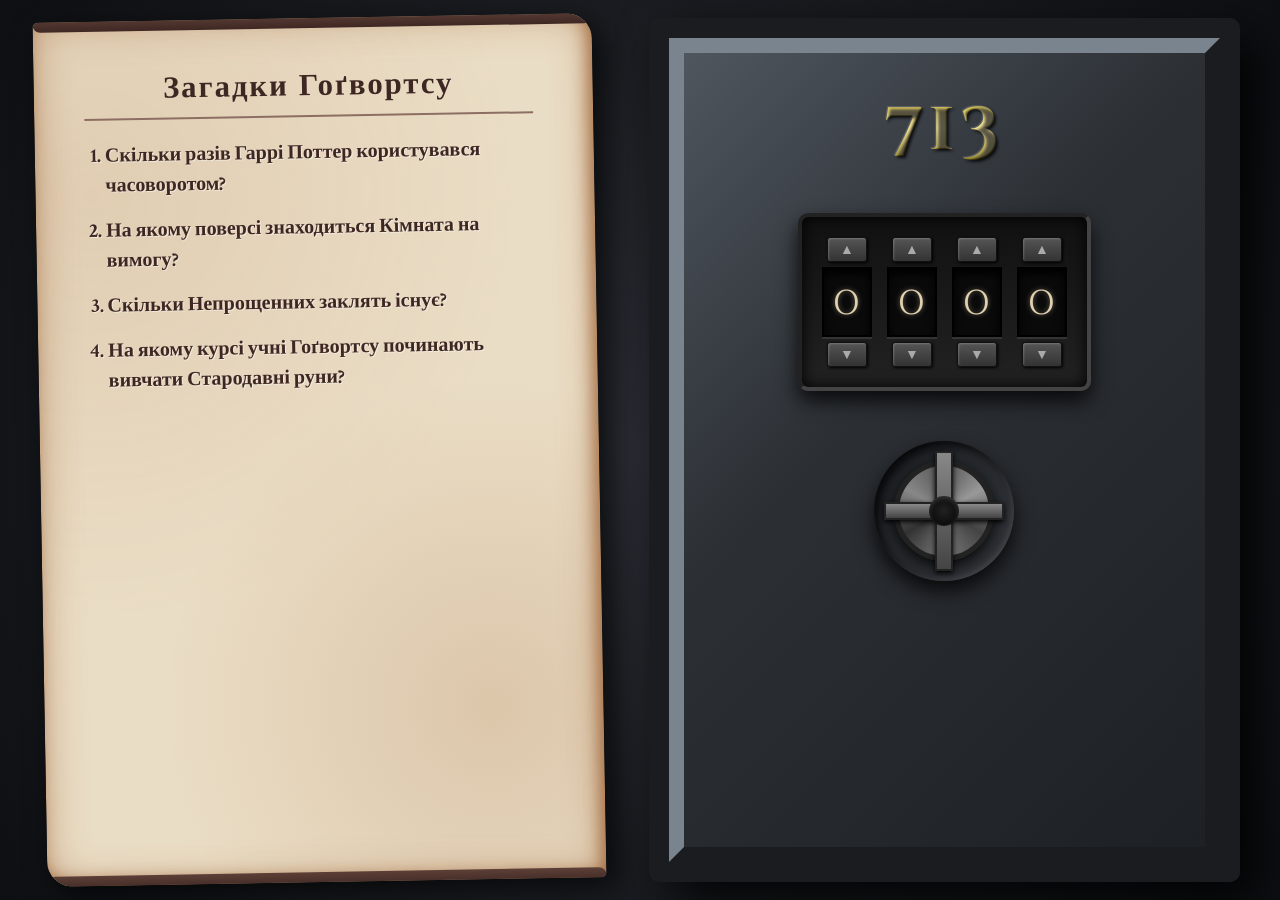
<file: index.html>
<!DOCTYPE html>
<html lang="uk">

<head>
    <meta charset="UTF-8">
    <meta name="viewport" content="width=device-width, initial-scale=1.0, viewport-fit=cover">
    <title>Сейф 713 — Магічні загадки Гоґвортсу</title>
    <meta name="description"
        content="Розв'яжіть магічні загадки про світ Гаррі Поттера, щоб відкрити таємничий Сейф 713. Інтерактивна гра для справжніх фанатів магії та пригод.">
    <meta name="keywords" content="Гаррі Поттер, Гоґвортс, Сейф 713, магія, загадки, квест, інтерактивна гра, квідич">
    <meta name="author" content="Пан Артем">

    <meta property="og:type" content="website">
    <meta property="og:url" content="https://milamiplay.github.io/">
    <meta property="og:title" content="Сейф 713 — Магічні загадки Гоґвортсу">
    <meta property="og:description"
        content="Відгадай загадки та відчини магічний сейф! Пригода у світі Гаррі Поттера чекає на тебе.">
    <meta property="og:image" content="https://milamiplay.github.io/og-preview.png">

    <meta property="twitter:card" content="summary_large_image">
    <meta property="twitter:url" content="https://milamiplay.github.io/">
    <meta property="twitter:title" content="Сейф 713 — Магічні загадки Гоґвортсу">
    <meta property="twitter:description"
        content="Відгадай загадки та відчини магічний сейф! Пригода у світі Гаррі Поттера чекає на тебе.">
    <meta property="twitter:image" content="https://milamiplay.github.io/og-preview.png">

    <link rel="icon" type="image/png" href="https://milamiplay.github.io/og-preview.png">
    <link rel="apple-touch-icon" href="https://milamiplay.github.io/og-preview.png">

    <script type="application/ld+json">
    {
      "@context": "https://schema.org",
      "@type": "VideoGame",
      "name": "Сейф 713",
      "genre": ["Puzzle", "Quest"],
      "description": "Інтерактивний магічний квест за мотивами світу Гаррі Поттера.",
      "author": {
        "@type": "Person",
        "name": "Пан Артем"
      },
      "url": "https://milamiplay.github.io/"
    }
    </script>

    <style>
        @import url('https://fonts.googleapis.com/css2?family=Cinzel+Decorative:wght@700&family=Crimson+Text:ital,wght@0,400;0,700;1,400&display=swap');

        :root {
            --safe-border: clamp(12px, 2vw, 20px);
            --scroll-pad: clamp(20px, 4vw, 50px);
            --gap: clamp(18px, 4vw, 50px);
        }

        * {
            box-sizing: border-box;
            margin: 0;
            padding: 0;
        }

        html {
            -webkit-text-size-adjust: 100%;
            scroll-behavior: smooth;
        }

        body {
            background: radial-gradient(circle at center, #2a2d34 0%, #0d0f12 100%);
            min-height: 100svh;
            display: flex;
            justify-content: center;
            align-items: center;
            font-family: 'Crimson Text', serif;
            color: #fff;
            overflow-x: hidden;
            overflow-y: auto;
            touch-action: pan-x pan-y;
            padding: 18px;
        }

        button {
            font: inherit;
        }

        button:focus-visible {
            outline: 3px solid rgba(255, 215, 0, 0.8);
            outline-offset: 2px;
        }

        #container {
            display: flex;
            width: min(1200px, 100%);
            min-height: min(880px, calc(100svh - 36px));
            gap: var(--gap);
            align-items: stretch;
            justify-content: space-between;
        }

        /* --- Сувій з питаннями --- */
        #scroll {
            flex: 1;
            background-color: #eaddc5;
            background-image:
                linear-gradient(rgba(139, 69, 19, 0.05) 2px, transparent 2px),
                radial-gradient(circle at 10% 20%, rgba(139, 69, 19, 0.1) 0%, transparent 50%),
                radial-gradient(circle at 80% 80%, rgba(139, 69, 19, 0.15) 0%, transparent 40%);
            color: #3e2723;
            padding: var(--scroll-pad);
            min-height: 100%;
            border-radius: 5px 25px 5px 25px;
            box-shadow:
                10px 10px 30px rgba(0, 0, 0, 0.7),
                inset 0 0 40px rgba(139, 69, 19, 0.4),
                inset -5px -5px 15px rgba(139, 69, 19, 0.6);
            position: relative;
            transform: rotate(-1deg);
            overflow: hidden;
        }

        #questions-container {
            height: 100%;
            overflow-y: auto;
            padding-right: 10px;
            transform-origin: top left;
        }

        #questions-container::-webkit-scrollbar {
            width: 8px;
        }

        #questions-container::-webkit-scrollbar-track {
            background: rgba(139, 69, 19, 0.1);
            border-radius: 4px;
        }

        #questions-container::-webkit-scrollbar-thumb {
            background: #8b4513;
            border-radius: 4px;
        }

        @keyframes tearOff {
            0% {
                transform: translateY(0) rotate(0);
                opacity: 1;
            }

            100% {
                transform: translateY(150px) rotate(-10deg);
                opacity: 0;
            }
        }

        @keyframes dropIn {
            0% {
                transform: translateY(-30px);
                opacity: 0;
            }

            100% {
                transform: translateY(0);
                opacity: 1;
            }
        }

        .tearing {
            animation: tearOff 0.6s forwards cubic-bezier(0.4, 0, 0.2, 1);
        }

        .dropping {
            animation: dropIn 0.6s forwards ease-out;
        }

        #scroll::before,
        #scroll::after {
            content: '';
            position: absolute;
            left: 0;
            right: 0;
            height: 15px;
            background: linear-gradient(to bottom, #5d4037, #3e2723);
            border-radius: 10px;
            z-index: 10;
        }

        #scroll::before {
            top: -5px;
        }

        #scroll::after {
            bottom: -5px;
        }

        #scroll h2 {
            font-family: 'Cinzel Decorative', serif;
            text-align: center;
            margin-bottom: 20px;
            font-size: clamp(24px, 2.4vw, 32px);
            border-bottom: 2px solid #8d6e63;
            padding-bottom: 10px;
            letter-spacing: 2px;
            line-height: 1.2;
        }

        #scroll ol {
            padding-left: 20px;
            font-size: clamp(16px, 1.8vw, 20px);
            line-height: 1.5;
            font-weight: bold;
        }

        #scroll li {
            margin-bottom: 15px;
            text-shadow: 1px 1px 0 rgba(255, 255, 255, 0.5);
        }

        /* --- Сейф --- */
        #safe-wrapper {
            flex: 1.2;
            min-height: 100%;
            position: relative;
            perspective: 1500px;
            background: linear-gradient(135deg, #33363b, #15171a);
            border: var(--safe-border) solid #1a1c20;
            border-radius: 10px;
            box-shadow: 20px 20px 50px rgba(0, 0, 0, 0.9), inset 0 0 20px rgba(0, 0, 0, 1);
            display: flex;
            justify-content: center;
            align-items: center;
        }

        #safe-wrapper::before {
            content: '';
            position: absolute;
            top: 10px;
            left: 10px;
            right: 10px;
            bottom: 10px;
            pointer-events: none;
            background-image:
                radial-gradient(circle at 10px 10px, #555 3px, #111 4px, transparent 5px),
                radial-gradient(circle at calc(100% - 10px) 10px, #555 3px, #111 4px, transparent 5px),
                radial-gradient(circle at 10px calc(100% - 10px), #555 3px, #111 4px, transparent 5px),
                radial-gradient(circle at calc(100% - 10px) calc(100% - 10px), #555 3px, #111 4px, transparent 5px);
            z-index: 5;
        }

        /* Інтер'єр */
        #interior {
            position: absolute;
            top: 0;
            left: 0;
            right: 0;
            bottom: 0;
            background: #0d0d0d;
            border-top: clamp(26px, 5vw, 50px) solid #030303;
            border-bottom: clamp(26px, 5vw, 50px) solid #1a1a1a;
            border-left: clamp(26px, 5vw, 50px) solid #080808;
            border-right: clamp(26px, 5vw, 50px) solid #080808;
            box-shadow: inset 0 0 60px rgba(0, 0, 0, 1);
            display: block;
            z-index: 1;
        }

        .stone-container {
            position: absolute;
            bottom: clamp(22px, 6vw, 50px);
            left: 50%;
            transform: translateX(-50%);
            display: flex;
            flex-direction: column;
            align-items: center;
            z-index: 2;
        }

        .stone-glow {
            position: absolute;
            top: 50%;
            left: 50%;
            transform: translate(-50%, -50%);
            width: clamp(110px, 22vw, 160px);
            height: clamp(110px, 22vw, 160px);
            background: radial-gradient(circle, rgba(255, 20, 20, 0.5) 0%, transparent 60%);
            animation: pulseGlow 2s infinite alternate;
            z-index: 1;
            pointer-events: none;
        }

        .stone {
            width: clamp(62px, 10vw, 90px);
            height: clamp(78px, 13vw, 110px);
            background: linear-gradient(135deg, #ff1a1a 0%, #b30000 40%, #660000 100%);
            clip-path: polygon(45% 5%, 65% 0%, 90% 20%, 100% 45%, 85% 85%, 55% 100%, 20% 90%, 0% 60%, 10% 25%);
            box-shadow: inset -10px -10px 20px rgba(0, 0, 0, 0.9), inset 10px 10px 25px rgba(255, 150, 150, 0.9), 0 0 20px rgba(255, 0, 0, 0.5);
            position: relative;
            z-index: 3;
        }

        .stone::before {
            content: '';
            position: absolute;
            top: 5%;
            left: 10%;
            right: 15%;
            bottom: 10%;
            background: linear-gradient(70deg, rgba(255, 255, 255, 0.8) 0%, rgba(255, 255, 255, 0) 40%);
            clip-path: polygon(50% 0%, 100% 30%, 80% 100%, 20% 100%, 0% 30%);
        }

        .stone::after {
            content: '';
            position: absolute;
            top: 0;
            left: 0;
            right: 0;
            bottom: 0;
            background: linear-gradient(105deg, rgba(255, 255, 255, 0.9) 0%, transparent 30%);
            clip-path: polygon(20% 20%, 80% 10%, 90% 80%, 10% 90%);
        }

        .stone-shadow {
            width: clamp(56px, 9vw, 70px);
            height: 12px;
            background: rgba(0, 0, 0, 0.95);
            border-radius: 50%;
            box-shadow: 0 0 10px rgba(0, 0, 0, 0.8);
            margin-top: -5px;
            z-index: 2;
        }

        @keyframes pulseGlow {
            from {
                transform: translate(-50%, -50%) scale(1);
                opacity: 0.8;
            }

            to {
                transform: translate(-50%, -50%) scale(1.1);
                opacity: 1;
            }
        }

        .next-btn {
            position: absolute;
            top: 40%;
            left: 50%;
            transform: translate(-50%, -50%);
            padding: 15px 30px;
            background: linear-gradient(to bottom, #d4af37, #997a00);
            border: 2px solid #ffd700;
            color: #111;
            font-family: 'Cinzel Decorative', serif;
            font-size: clamp(15px, 1.5vw, 18px);
            font-weight: bold;
            cursor: pointer;
            border-radius: 3px;
            box-shadow: 0 0 15px rgba(212, 175, 55, 0.5);
            transition: opacity 0.5s ease, transform 0.3s, box-shadow 0.3s;
            opacity: 0;
            pointer-events: none;
            z-index: 50;
            touch-action: manipulation;
            user-select: none;
            -webkit-user-select: none;
            white-space: nowrap;
        }

        .next-btn.show {
            opacity: 1;
            pointer-events: all;
        }

        .next-btn:hover {
            box-shadow: 0 0 25px rgba(212, 175, 55, 1);
            transform: translate(-50%, -50%) scale(1.05);
        }

        /* Дверцята — взято за основу зі старого робочого прикладу */
        #door {
            position: absolute;
            top: 0;
            left: 0;
            right: 0;
            bottom: 0;
            background: linear-gradient(135deg, #4f565e 0%, #2c3035 40%, #1d2024 100%);
            border: 15px solid;
            border-color: #7a848f #1a1c20 #1a1c20 #7a848f;
            transform-origin: left center;
            transition: transform 1.5s cubic-bezier(0.4, 0, 0.2, 1);
            z-index: 10;
            display: flex;
            flex-direction: column;
            align-items: center;
            justify-content: flex-start;
            padding-top: clamp(24px, 4vw, 40px);
            transform-style: preserve-3d;
            backface-visibility: hidden;
            will-change: transform;
        }

        #door.open {
            transform: rotateY(-105deg);
        }

        #door.error {
            animation: shake 0.4s ease-in-out;
        }

        #door.error::after {
            content: '';
            position: absolute;
            top: 0;
            left: 0;
            right: 0;
            bottom: 0;
            background: rgba(255, 0, 0, 0.2);
            pointer-events: none;
            z-index: 20;
        }

        .error-text {
            position: absolute;
            top: clamp(82px, 14vw, 120px);
            color: #ff3333;
            font-family: 'Cinzel Decorative', serif;
            font-size: clamp(36px, 8vw, 55px);
            font-weight: bold;
            text-shadow: 0 0 10px #ff0000, 0 0 20px #ff0000;
            opacity: 0;
            pointer-events: none;
            transition: opacity 0.2s;
            z-index: 30;
            letter-spacing: 5px;
        }

        #door.error .error-text {
            opacity: 1;
            animation: blink 0.2s infinite alternate;
        }

        @keyframes blink {
            from {
                opacity: 1;
                text-shadow: 0 0 10px #ff0000;
            }

            to {
                opacity: 0.5;
                text-shadow: 0 0 30px #ff0000, 0 0 40px darkred;
            }
        }

        @keyframes shake {

            0%,
            100% {
                transform: translateX(0);
            }

            20% {
                transform: translateX(-15px);
            }

            40% {
                transform: translateX(15px);
            }

            60% {
                transform: translateX(-10px);
            }

            80% {
                transform: translateX(10px);
            }
        }

        .vault-number {
            font-family: 'Cinzel Decorative', serif;
            font-size: clamp(48px, 8vw, 70px);
            font-weight: bold;
            color: #222;
            text-shadow: -1px -1px 1px rgba(255, 255, 255, 0.2), 2px 2px 3px rgba(0, 0, 0, 0.8);
            margin-bottom: clamp(26px, 6vw, 50px);
            letter-spacing: 5px;
            background: linear-gradient(to bottom, #b39700, #ffeb85, #8a7300);
            -webkit-background-clip: text;
            -webkit-text-fill-color: transparent;
            position: relative;
            line-height: 1;
        }

        .lock-container {
            background: linear-gradient(to bottom, #111, #222);
            padding: clamp(12px, 2vw, 20px);
            border-radius: 10px;
            border: 4px solid #444;
            border-top-color: #222;
            border-left-color: #222;
            box-shadow: inset 0 0 15px #000, 0 10px 20px rgba(0, 0, 0, 0.8);
            display: flex;
            gap: clamp(8px, 1.4vw, 15px);
            margin-bottom: clamp(26px, 6vw, 50px);
        }

        .digit-group {
            display: flex;
            flex-direction: column;
            align-items: center;
        }

        .digit-btn {
            background: linear-gradient(to bottom, #555, #333);
            border: 1px solid #111;
            color: #aaa;
            width: clamp(34px, 5vw, 40px);
            height: clamp(24px, 3.6vw, 25px);
            cursor: pointer;
            font-size: clamp(13px, 1.5vw, 14px);
            border-radius: 3px;
            box-shadow: inset 1px 1px 2px rgba(255, 255, 255, 0.2), 1px 1px 3px #000;
            touch-action: manipulation;
            user-select: none;
            -webkit-user-select: none;
        }

        .digit-btn:active {
            background: #222;
            box-shadow: inset 2px 2px 5px #000;
        }

        .digit-display {
            width: clamp(40px, 6vw, 50px);
            height: clamp(54px, 9vw, 70px);
            background: #0a0a0a;
            border: 2px solid #000;
            box-shadow: inset 0 5px 10px #000, 0 2px 0 rgba(255, 255, 255, 0.1);
            color: #e0d0b0;
            font-family: 'Cinzel Decorative', monospace;
            font-size: clamp(28px, 5vw, 40px);
            display: flex;
            justify-content: center;
            align-items: center;
            margin: 5px 0;
            text-shadow: 0 0 5px rgba(224, 208, 176, 0.5);
        }

        .handle-wrapper {
            position: relative;
            width: clamp(96px, 18vw, 140px);
            height: clamp(96px, 18vw, 140px);
            border-radius: 50%;
            background: linear-gradient(135deg, #1d2024, #33363b);
            box-shadow: inset 5px 5px 10px rgba(0, 0, 0, 0.8), inset -2px -2px 5px rgba(255, 255, 255, 0.1), 0 10px 20px rgba(0, 0, 0, 0.8);
            display: flex;
            justify-content: center;
            align-items: center;
        }

        .handle {
            width: clamp(68px, 13vw, 100px);
            height: clamp(68px, 13vw, 100px);
            border-radius: 50%;
            background: conic-gradient(from 0deg, #555, #999, #444, #777, #333, #888, #555);
            border: 5px solid #222;
            box-shadow: 0 5px 15px rgba(0, 0, 0, 0.9);
            cursor: pointer;
            position: relative;
            transition: transform 0.5s;
            touch-action: manipulation;
            user-select: none;
            -webkit-user-select: none;
        }

        .handle::before,
        .handle::after {
            content: '';
            position: absolute;
            background: linear-gradient(to bottom, #888, #444);
            border: 2px solid #222;
            box-shadow: 0 2px 5px #000;
        }

        .handle::before {
            top: clamp(-15px, -2vw, -20px);
            bottom: clamp(-15px, -2vw, -20px);
            left: 40%;
            right: 40%;
        }

        .handle::after {
            left: clamp(-15px, -2vw, -20px);
            right: clamp(-15px, -2vw, -20px);
            top: 40%;
            bottom: 40%;
        }

        .handle-center {
            position: absolute;
            top: 50%;
            left: 50%;
            width: clamp(20px, 4vw, 30px);
            height: clamp(20px, 4vw, 30px);
            transform: translate(-50%, -50%);
            background: radial-gradient(circle, #222, #000);
            border-radius: 50%;
            z-index: 2;
            box-shadow: inset 0 2px 5px rgba(255, 255, 255, 0.2);
        }

        .handle:hover {
            filter: brightness(1.2);
        }

        #door.success .handle {
            transform: rotate(90deg);
        }

        @media (max-width: 900px) {
            body {
                align-items: flex-start;
            }

            #container {
                flex-direction: column;
                min-height: auto;
                padding: 6px 0;
            }

            #scroll,
            #safe-wrapper {
                width: 100%;
                min-height: 500px;
            }

            #scroll {
                transform: none;
            }
        }

        @media (max-width: 600px) {
            body {
                padding: 12px;
            }

            #container {
                gap: 16px;
            }

            #scroll {
                padding: 20px;
                min-height: auto;
            }

            #questions-container {
                max-height: none;
            }

            #scroll h2 {
                font-size: 22px;
                margin-bottom: 15px;
            }

            #scroll ol {
                font-size: 14px;
                margin-bottom: 0;
                line-height: 1.4;
            }

            #scroll li {
                margin-bottom: 10px;
            }

            #safe-wrapper {
                min-height: 420px;
            }

            .lock-container {
                width: min(100%, 290px);
                justify-content: center;
            }

            .next-btn {
                padding: 12px 20px;
                max-width: calc(100% - 24px);
                white-space: normal;
                text-align: center;
            }
        }
    </style>
</head>

<body>

    <div id="container">
        <div id="scroll">
            <div id="questions-container">
                <h2>Загадки Гоґвортсу</h2>
                <ol id="questions-list"></ol>
            </div>
        </div>

        <div id="safe-wrapper">
            <div id="interior">
                <div class="stone-container">
                    <div class="stone-glow"></div>
                    <div class="stone"></div>
                    <div class="stone-shadow"></div>
                </div>
                <button class="next-btn" id="play-again-btn" type="button">Зіграти ще раз</button>
            </div>

            <div id="door">
                <div class="vault-number">713</div>
                <div class="error-text" aria-hidden="true">ERROR</div>

                <div class="lock-container">
                    <div class="digit-group">
                        <button class="digit-btn" type="button" data-index="0" data-delta="1"
                            aria-label="Збільшити першу цифру">▲</button>
                        <div class="digit-display" id="digit-0">0</div>
                        <button class="digit-btn" type="button" data-index="0" data-delta="-1"
                            aria-label="Зменшити першу цифру">▼</button>
                    </div>
                    <div class="digit-group">
                        <button class="digit-btn" type="button" data-index="1" data-delta="1"
                            aria-label="Збільшити другу цифру">▲</button>
                        <div class="digit-display" id="digit-1">0</div>
                        <button class="digit-btn" type="button" data-index="1" data-delta="-1"
                            aria-label="Зменшити другу цифру">▼</button>
                    </div>
                    <div class="digit-group">
                        <button class="digit-btn" type="button" data-index="2" data-delta="1"
                            aria-label="Збільшити третю цифру">▲</button>
                        <div class="digit-display" id="digit-2">0</div>
                        <button class="digit-btn" type="button" data-index="2" data-delta="-1"
                            aria-label="Зменшити третю цифру">▼</button>
                    </div>
                    <div class="digit-group">
                        <button class="digit-btn" type="button" data-index="3" data-delta="1"
                            aria-label="Збільшити четверту цифру">▲</button>
                        <div class="digit-display" id="digit-3">0</div>
                        <button class="digit-btn" type="button" data-index="3" data-delta="-1"
                            aria-label="Зменшити четверту цифру">▼</button>
                    </div>
                </div>

                <div class="handle-wrapper">
                    <button class="handle" id="handle-btn" type="button" aria-label="Спробувати відкрити сейф">
                        <div class="handle-center"></div>
                    </button>
                </div>
            </div>
        </div>
    </div>

    <script>
        const questionBank = [
            { q: "Скільки голів у собаки-охоронця Пушка?", a: 3 },
            { q: "Номер платформи (ціла частина), з якої рушає Гоґвортс-Експрес?", a: 9 },
            { q: "Скільки гуртожитків у школі Гоґвортс?", a: 4 },
            { q: "Скільки братів у Рона Візлі (без урахування його самого)?", a: 5 },
            { q: "Скільки м'ячів використовується у грі в квідич?", a: 4 },
            { q: "На якому курсі учні Гоґвортсу починають вивчати Догляд за магічними істотами?", a: 3 },
            { q: "Скільки Непрощенних заклять існує?", a: 3 },
            { q: "Скільки всього хрестражів існувало (включно з Гаррі)?", a: 7 },
            { q: "Скільки гравців у команді з квідичу?", a: 7 },
            { q: "Скільки завдань було у Тричаклунському турнірі?", a: 3 },
            { q: "Скільки дітей у родині Візлі?", a: 7 },
            { q: "Скільки творців Карти Мародерів?", a: 4 },
            { q: "На якому поверсі знаходиться Кімната на вимогу?", a: 7 },
            { q: "Скільки загоничів у команді з квідичу?", a: 2 },
            { q: "Скільки засновників має Гоґвортс?", a: 4 },
            { q: "Скільки років триває навчання в Гоґвортсі?", a: 7 },
            { q: "На якому поверсі знаходився заборонений коридор?", a: 3 },
            { q: "Скільки крил у золотого снітча?", a: 2 },
            { q: "Скільки очей у павука Арагога?", a: 8 },
            { q: "Скільки відбивачів у команді з квідичу?", a: 2 },
            { q: "Скільки бладжерів у грі в квідич?", a: 2 },
            { q: "Скільки квафлів у грі в квідич?", a: 1 },
            { q: "Скільки сничів у грі в квідич?", a: 1 },
            { q: "Скільки воротарів у команді з квідичу?", a: 1 },
            { q: "Скільки ловців у команді з квідичу?", a: 1 },
            { q: "На якому курсі учні Гоґвортсу починають вивчати Віщування?", a: 3 },
            { q: "На якому курсі учні Гоґвортсу починають вивчати Числомагію?", a: 3 },
            { q: "На якому курсі учні Гоґвортсу починають вивчати Стародавні руни?", a: 3 },
            { q: "На якому курсі учні Гоґвортсу починають вивчати Муглознавство?", a: 3 },
            { q: "Скільки факультативних предметів можна обрати з 3-го курсу?", a: 5 },
            { q: "Скільки обов'язкових предметів вивчають на 1-му та 2-му курсах?", a: 7 },
            { q: "Скільки разів Гаррі Поттер користувався часоворотом?", a: 1 },
            { q: "Скільки разів Гаррі Поттер виживав після Авада Кедавра?", a: 2 },
            { q: "Скільки разів Дамблдор переміг Ґріндельвальда?", a: 1 },
            { q: "Скільки драконів брало участь у першому завданні Тричаклунського турніру?", a: 4 },
            { q: "Скільки чемпіонів брало участь у Тричаклунському турнірі?", a: 4 }
        ];

        const questionsList = document.getElementById('questions-list');
        const playAgainBtn = document.getElementById('play-again-btn');
        const door = document.getElementById('door');
        const qContainer = document.getElementById('questions-container');
        const handleBtn = document.getElementById('handle-btn');
        const digitButtons = Array.from(document.querySelectorAll('.digit-btn'));
        const digitDisplays = Array.from({ length: 4 }, (_, i) => document.getElementById(`digit-${i}`));

        let unusedQuestions = [];
        let CORRECT_CODE = [0, 0, 0, 0];
        let currentCode = [0, 0, 0, 0];
        let isLocked = true;
        let errorTimeout = null;
        let openTimeout = null;
        let showButtonTimeout = null;
        let resetTimeout = null;

        function shuffleArray(array) {
            const copy = [...array];
            for (let i = copy.length - 1; i > 0; i--) {
                const j = Math.floor(Math.random() * (i + 1));
                [copy[i], copy[j]] = [copy[j], copy[i]];
            }
            return copy;
        }

        function renderDigits() {
            digitDisplays.forEach((display, index) => {
                display.textContent = currentCode[index];
            });
        }

        function initSafe() {
            if (unusedQuestions.length < 4) {
                unusedQuestions = shuffleArray(questionBank);
            }

            const selected = unusedQuestions.splice(0, 4);
            questionsList.innerHTML = '';

            selected.forEach((item, index) => {
                const li = document.createElement('li');
                li.textContent = item.q;
                questionsList.appendChild(li);
                CORRECT_CODE[index] = item.a;
            });

            currentCode = [0, 0, 0, 0];
            renderDigits();
        }

        function clearTimers() {
            clearTimeout(errorTimeout);
            clearTimeout(openTimeout);
            clearTimeout(showButtonTimeout);
            clearTimeout(resetTimeout);
        }

        function rollDigitsToZero() {
            currentCode = [0, 0, 0, 0];
            renderDigits();
        }

        function resetSafe() {
            clearTimers();
            playAgainBtn.classList.remove('show');
            door.classList.remove('open', 'error');
            rollDigitsToZero();

            qContainer.classList.remove('dropping');
            qContainer.classList.add('tearing');

            resetTimeout = setTimeout(() => {
                door.classList.remove('success');
                initSafe();
                isLocked = true;
                qContainer.classList.remove('tearing');
                qContainer.classList.add('dropping');
            }, 1500);
        }

        function changeDigit(index, delta) {
            if (!isLocked) return;

            currentCode[index] += delta;

            if (currentCode[index] > 9) currentCode[index] = 0;
            if (currentCode[index] < 0) currentCode[index] = 9;

            digitDisplays[index].textContent = currentCode[index];
        }

        function attemptOpen() {
            if (!isLocked) return;

            const isCorrect = currentCode.every((val, index) => val === CORRECT_CODE[index]);

            if (isCorrect) {
                clearTimers();
                isLocked = false;
                door.classList.add('success');

                openTimeout = setTimeout(() => {
                    door.classList.add('open');

                    showButtonTimeout = setTimeout(() => {
                        playAgainBtn.classList.add('show');
                    }, 3000);
                }, 500);
            } else {
                door.classList.remove('error');
                void door.offsetWidth;
                door.classList.add('error');

                clearTimeout(errorTimeout);
                errorTimeout = setTimeout(() => {
                    door.classList.remove('error');
                }, 3000);
            }
        }

        digitButtons.forEach((button) => {
            button.addEventListener('click', () => {
                changeDigit(Number(button.dataset.index), Number(button.dataset.delta));
            });
        });

        handleBtn.addEventListener('click', attemptOpen);
        playAgainBtn.addEventListener('click', resetSafe);

        document.addEventListener('dblclick', (event) => {
            event.preventDefault();
        }, { passive: false });

        window.addEventListener('load', initSafe);
    </script>
</body>

</html>
</file>
